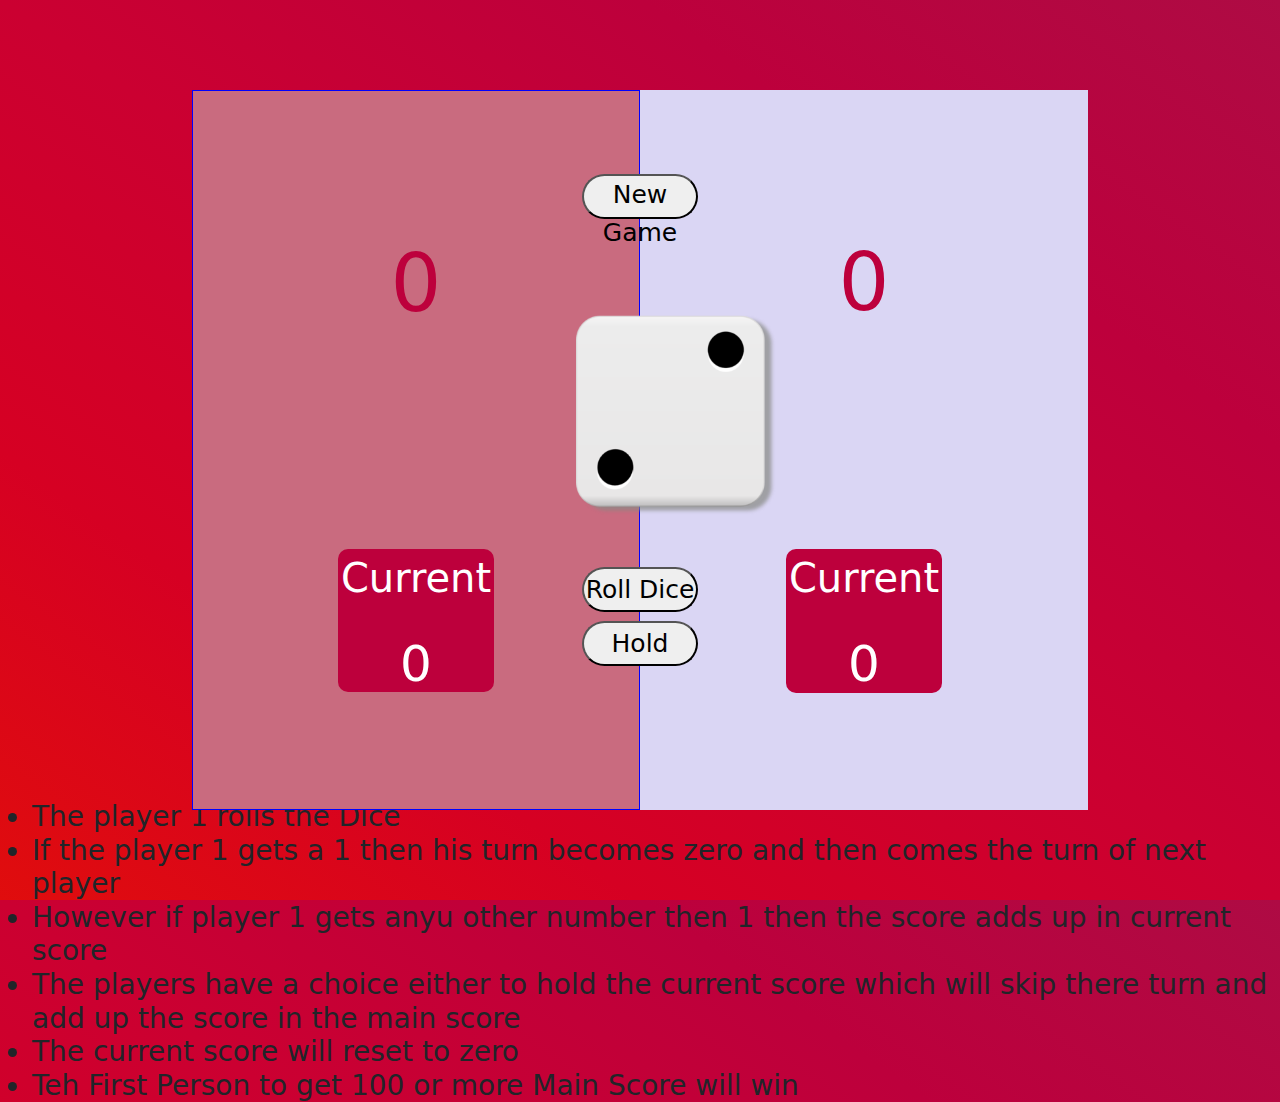
<file: index.html>
<!DOCTYPE html>
<html lang="en">
<head>
    <meta charset="UTF-8">
    <meta name="viewport" content="width=device-width, initial-scale=1.0">
    <title>Document</title>
    <link rel="stylesheet" href="style.css">
    <link href="https://cdn.jsdelivr.net/npm/bootstrap@5.3.3/dist/css/bootstrap.min.css" rel="stylesheet" integrity="sha384-QWTKZyjpPEjISv5WaRU9OFeRpok6YctnYmDr5pNlyT2bRjXh0JMhjY6hW+ALEwIH" crossorigin="anonymous">
</head>
<body>
    <!-- navbar -->
    <!-- <nav class="navbar bg-body-tertiary">
        <div class="container-fluid">
          <a class="navbar-brand" href="#">
            <img src="./Assets/logo.jpeg" alt="Logo" width="30" height="24" class="d-inline-block align-text-top">
            Roll Your luck By Abdur Rahman
          </a>
        </div>
      </nav> -->

     <!-- Game Area -->
      <div class="container1">

          <div class="MainGameArea">
            <!-- player 1 -->
              <div class="player1area activeplayer">
                <!-- player1 text and score -->
                <div class="p1TextAndScore">
                    <h3 id="player1name">Player1</h3>
                    <h1 class="scorep1">0</h1>
                </div>
                <!-- player1 current score -->
                <div class="p1CurrentScore">
                    <h1>Current</h1>
                    <h2 class="currentscorep1">0</h2>
                </div>
            </div>
            <div class="player2area">
                <!-- player2 score and text -->
                <div class="p2TextAndScore">
                    <h3 id="player2name">Player2</h3>
                    <h1 class="scorep2">0</h1>
                    
                </div>
                <!-- player2 current score -->
                <div class="p2CurrentScore">
                    <h1>Current</h1>
                    <h2 class="currentscorep2">0</h2>
                    
                </div>
            </div>
            
        </div>  
        <button class="newGame button" onclick="reset()">New Game</button>
        <button onclick="numberfordice()" class="RollDice button" >Roll Dice</button>
        <button class="Hold button" onclick="hold()">Hold</button>
        
    </div>
    <!-- Dice Picture -->
    <div class="diceimg"><img src="./Assets/2.png" alt="" id="dice"></div>

    <div class="instructions">
      <h3>
        <ul>
          <li>The player 1 rolls the Dice</li>
          <li>If the player 1 gets a 1 then his turn becomes zero and then comes the turn of next player</li>
          <li>However if player 1 gets anyu other number then 1 then the score adds up in current score</li>
          <li>The players have a choice either to hold the current score which will skip there turn and add up the score in the main score</li>
          <li>The current score will reset to zero</li>
          <li>Teh First Person to get 100 or more Main Score will win</li>
        </ul>
      </h3>
    </div>





      <!-- JS And Bootstrap links -->
      <script src="https://cdn.jsdelivr.net/npm/bootstrap@5.3.3/dist/js/bootstrap.bundle.min.js" integrity="sha384-YvpcrYf0tY3lHB60NNkmXc5s9fDVZLESaAA55NDzOxhy9GkcIdslK1eN7N6jIeHz" crossorigin="anonymous"></script>

      <script src="app.js"></script>
</body>
</html>
</file>
<file: style.css>
*{
    margin: 0;
    padding: 0;
    box-sizing: border-box;
}
body{
    height: 100vh;
    width: 100vw;
    background-image: linear-gradient(to right top, #e00d0d, #d60023, #cb0031, #bd003c, #ae0b44);
}
.container1{
    height: 100vh;
    width: 100vw;
    display: flex;
    justify-content: space-around;
    align-items: center;
    flex-direction: column;

    }
.MainGameArea{
    height: 80vh;
    width: 70vw;
    /* border: 1px solid black; */
    background-color: rgb(218, 214, 244);
    display: flex;
    flex-direction: row;
    position: absolute;
    /* justify-content: space-between;
    align-items: center; */
}
.button{
    position: relative;
    
}
.player1area{
    height: 100%;
    /* display: grid;
    grid-row: 1fr 1fr;
     display: flex;
    flex-direction: row; */
    width: 50%;
    border: 1px solid blue; 
    display: flex;
    flex-direction: column;
    justify-content: space-around;
    align-items: center;
}
.p1TextAndScore{
    /* border: 1px solid blue; */
    height: 15%;
    text-align: center;
    width: 20%;
}
#player1name{
    font-size: 50px;
}
.scorep1{
    color: #bd003c;
    font-size: 80px;
    padding-top: 20px;
}
.p1CurrentScore{
    width: 35%;
    height: 20%;
    text-align: center;
    font-size: larger;
    /* border: 2px solid blue; */
    border-radius: 10px;
    padding-top: 5px;
    background-color: #bd003c;
    color: white;
}
.currentscorep1{
    padding-top: 24px;
    font-size: 50px;
}
.player2area{
     height: 100%;
    /* display: grid;
    grid-row: 1fr 1fr; */
    width: 50%;
    /* border: 1px solid blue;  */
    display: flex;
    flex-direction: column;
    justify-content: space-around;
    align-items: center;
}
.p2TextAndScore{
    /* border: 1px solid blue; */
    height: 15%;
    text-align: center;
    width: 20%;
}
#player2name{
    font-size: 50px;
}
.scorep2{
    color: #bd003c;
    font-size: 80px;
    padding-top: 20px;
}
.p2CurrentScore{
    width: 35%;
    height: 20%;
    text-align: center;
    font-size: larger;
    /* border: 2px solid blue; */
    border-radius: 10px;
    padding-top: 5px;
    background-color: #bd003c;
    color: white;
}
.currentscorep2{
    padding-top: 24px;
    font-size: 50px;
}

/* activeplayer */
.activeplayer{
    background-color: #c96b7f;
}

/* buttons css */
.button{
    width: 9%;
    height: 5%;
    border-radius: 49px;
    font-size: 25px;
}   
.button:hover{
    background-color: rgb(225, 199, 235);
    cursor: pointer;
}
.RollDice{
    margin-bottom: -400px;
}
.Hold{
    margin: 60px;
}
.diceimg{
    width: 200px;
    height: 200px;
    z-index: 3;
    position: relative;
    top: -65%;
    left: 45%;

}
#dice{
    height: 100%;
    width: 100%;
}
.instructions{
    margin-top: -300px;
}
</file>
